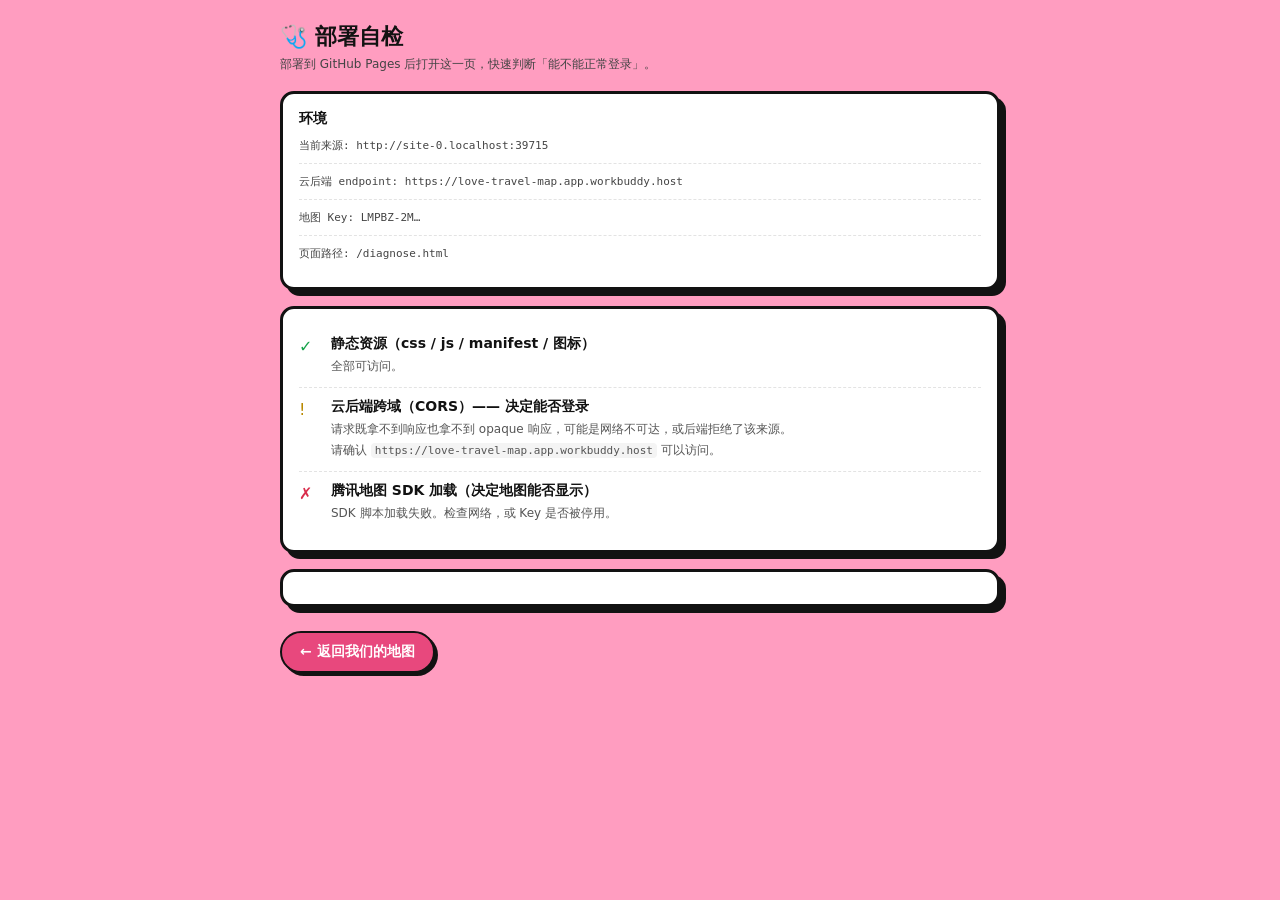
<file: diagnose.html>
<!DOCTYPE html>
<html lang="zh-CN">
<head>
<meta charset="UTF-8">
<meta name="viewport" content="width=device-width, initial-scale=1.0">
<title>部署自检 · 我们的地图</title>
<style>
  :root { --pink:#FF9DC0; --pink-deep:#E8487D; --ink:#121212; --cream:#FFF6F0; --ok:#16a34a; --bad:#d92d4c; --warn:#b98900; }
  * { box-sizing: border-box; }
  body {
    margin:0; padding:22px 14px 60px; background:var(--pink); color:var(--ink);
    font-family:"PingFang SC","Microsoft YaHei",system-ui,sans-serif;
  }
  .wrap { max-width:720px; margin:0 auto; }
  h1 { font-size:22px; margin:0 0 4px; }
  .sub { font-size:12px; color:#444; margin-bottom:18px; }
  .card {
    background:#fff; border:3px solid var(--ink); border-radius:14px;
    box-shadow:6px 6px 0 var(--ink); padding:16px 16px; margin-bottom:16px;
  }
  .row { display:flex; gap:10px; padding:10px 0; border-bottom:1px dashed #e3e3e3; align-items:flex-start; }
  .row:last-child { border-bottom:0; }
  .ico { font-size:16px; width:22px; flex:none; line-height:1.5; }
  .body { flex:1; min-width:0; }
  .name { font-size:14px; font-weight:700; }
  .detail { font-size:12px; color:#555; line-height:1.75; margin-top:3px; word-break:break-all; }
  .detail code { background:#f4f4f4; padding:1px 4px; border-radius:4px; font-size:11px; }
  .tag { font-size:11px; font-weight:700; padding:1px 7px; border-radius:999px; border:1.5px solid currentColor; }
  .ok { color:var(--ok); } .bad { color:var(--bad); } .warn { color:var(--warn); } .run { color:#666; }
  .kv { font-family:ui-monospace,Consolas,monospace; font-size:11px; color:#444; }
  a.back {
    display:inline-block; margin-top:8px; padding:10px 18px; background:var(--pink-deep); color:#fff;
    text-decoration:none; border:2px solid var(--ink); border-radius:999px;
    box-shadow:3px 3px 0 var(--ink); font-weight:700; font-size:14px;
  }
  .advice { font-size:13px; line-height:1.85; }
  .advice b { color:var(--bad); }
</style>
</head>
<body>
<div class="wrap">
  <h1>🩺 部署自检</h1>
  <div class="sub">部署到 GitHub Pages 后打开这一页，快速判断「能不能正常登录」。</div>

  <div class="card" id="env"></div>
  <div class="card" id="tests"></div>
  <div class="card advice" id="advice"></div>

  <a class="back" href="index.html">← 返回我们的地图</a>
</div>

<script src="js/cloud-config.js"></script>
<script src="js/config.js"></script>
<script>
(function () {
  var ENDPOINT = ((window.PUBLIC_CONFIG && window.PUBLIC_CONFIG.endpoint) || '').replace(/\/+$/, '');
  var HOST = location.host;
  var ORIGIN = location.origin;

  function el(tag, cls, html) {
    var e = document.createElement(tag);
    if (cls) e.className = cls;
    if (html != null) e.innerHTML = html;
    return e;
  }

  /* ---------- 环境信息 ---------- */
  var env = document.getElementById('env');
  env.appendChild(el('div', 'name', '环境'));
  [['当前来源', ORIGIN || HOST],
   ['云后端 endpoint', ENDPOINT || '（未配置）'],
   ['地图 Key', (window.APP_MAP_KEY || '').slice(0, 8) + '…'],
   ['页面路径', location.pathname]
  ].forEach(function (p) {
    var r = el('div', 'row');
    r.appendChild(el('div', 'body',
      '<div class="kv">' + esc(p[0]) + ': ' + esc(p[1]) + '</div>'));
    env.appendChild(r);
  });

  function esc(s) {
    return String(s).replace(/[&<>"']/g, function (c) {
      return { '&': '&amp;', '<': '&lt;', '>': '&gt;', '"': '&quot;', "'": '&#39;' }[c];
    });
  }

  var box = document.getElementById('tests');
  var results = {};

  function addTest(id, name) {
    var r = el('div', 'row');
    var ico = el('div', 'ico run', '⏳');
    var body = el('div', 'body');
    body.appendChild(el('div', 'name', name));
    var detail = el('div', 'detail', '检测中…');
    body.appendChild(detail);
    r.appendChild(ico); r.appendChild(body);
    box.appendChild(r);
    results[id] = { ico: ico, detail: detail };
    return function (state, text) {
      var map = { ok: ['✓', 'ok'], bad: ['✗', 'bad'], warn: ['!', 'warn'], run: ['⏳', 'run'] };
      var m = map[state] || map.run;
      ico.textContent = m[0];
      ico.className = 'ico ' + m[1];
      detail.innerHTML = text;
    };
  }

  /* ---------- 1. 静态资源 ---------- */
  var setStatic = addTest('static', '静态资源（css / js / manifest / 图标）');
  var assets = ['css/style.css', 'js/app.js', 'manifest.webmanifest', 'assets/icons/icon-192.png'];
  var bad = [];
  Promise.all(assets.map(function (u) {
    return fetch(u, { method: 'HEAD' })
      .then(function (r) { if (!r.ok) bad.push(u + ' (' + r.status + ')'); })
      .catch(function () { bad.push(u + ' (无法访问)'); });
  })).then(function () {
    if (bad.length === 0) setStatic('ok', '全部可访问。');
    else setStatic('bad', '缺失：<code>' + bad.join('</code>、<code>') + '</code><br>多半是上传时把项目文件夹套了一层，导致 index.html 不在仓库根目录。');
  });

  /* ---------- 2. 云后端 CORS ---------- */
  var setCors = addTest('cors', '云后端跨域（CORS）—— 决定能否登录');
  var probe = ENDPOINT + '/.cloud/health';

  function testCors() {
    if (!ENDPOINT) { setCors('bad', '未读取到 <code>js/cloud-config.js</code> 的 endpoint。'); return; }
    var corsOk = false;
    fetch(probe, { method: 'GET', cache: 'no-store' })
      .then(function () { corsOk = true; })
      .catch(function () { corsOk = false; })
      .then(function () {
        if (corsOk) {
          setCors('ok', '后端已放行 <code>' + esc(ORIGIN) + '</code> 的跨域请求。登录应可正常使用。');
          return;
        }
        // CORS 失败时，用 no-cors 再探一次，区分「网络不通」和「被 CORS 拦」
        return fetch(probe, { method: 'GET', mode: 'no-cors', cache: 'no-store' })
          .then(function () {
            setCors('bad',
              '请求能到达后端，但被浏览器 CORS 拦截。<br>' +
              '原因：后端只允许白名单来源，没有放行 <code>' + esc(ORIGIN) + '</code>。<br>' +
              '<b>这不是前端能修的</b>，需要把该域名加入后端来源白名单，或改用它已放行的域名。');
          })
          .catch(function () {
            setCors('warn',
              '请求既拿不到响应也拿不到 opaque 响应，可能是网络不可达，或后端拒绝了该来源。<br>' +
              '请确认 <code>' + esc(ENDPOINT) + '</code> 可以访问。');
          });
      });
  }
  testCors();

  /* ---------- 3. 腾讯地图 SDK ---------- */
  var setMap = addTest('map', '腾讯地图 SDK 加载（决定地图能否显示）');
  var key = (window.APP_MAP_KEY || '').trim();
  if (!key) {
    setMap('bad', '未配置 <code>APP_MAP_KEY</code>。');
  } else {
    var cbName = '__diagMap' + Date.now();
    var done = false;
    var timer = setTimeout(function () {
      if (done) return; done = true;
      setMap('warn', 'SDK 加载超时（15s）。可能是网络问题，或 Key 的域名白名单未包含 <code>' + esc(HOST) + '</code>。<br>控制台里若出现「来源域名未被授权」，就是白名单问题。');
    }, 15000);
    window[cbName] = function () {
      if (done) return; done = true;
      clearTimeout(timer);
      if (window.TMap) setMap('ok', 'SDK 已就绪，TMap 可用。');
      else setMap('warn', 'SDK 回调触发但 TMap 未挂载。');
    };
    var s = document.createElement('script');
    s.src = 'https://map.qq.com/api/gljs?v=1.exp&key=' + encodeURIComponent(key) + '&callback=' + cbName;
    s.onerror = function () {
      if (done) return; done = true;
      clearTimeout(timer);
      setMap('bad', 'SDK 脚本加载失败。检查网络，或 Key 是否被停用。');
    };
    document.head.appendChild(s);
  }

  /* ---------- 汇总建议 ---------- */
  setTimeout(function () {
    var adv = document.getElementById('advice');
    adv.innerHTML =
      '<b>怎么读这张表</b><br>' +
      '· 三项全 ✓ → 可以直接注册登录使用。<br>' +
      '· 「跨域 CORS」为 ✗ → <b>换域名也没用</b>，必须先让云后端放行 <code>' + esc(ORIGIN) + '</code>；' +
      '否则只能继续用 WorkBuddy 自带域名（路线 A）。<br>' +
      '· 「腾讯地图 SDK」为 ! 或 ✗ → 打开浏览器控制台，若提示「来源域名未被授权」，' +
      '去 <a href="https://lbs.qq.com/console/key.html" target="_blank" rel="noopener">腾讯位置服务控制台</a> ' +
      '把 <code>' + esc(HOST) + '</code> 加入 Key 的域名白名单（约 5 分钟生效）。<br>' +
      '· 「静态资源」为 ✗ → 把 <code>index.html</code> 放到仓库**根目录**，而不是 <code>love-travel-map/</code> 子目录里。';
  }, 16000);
})();
</script>
</body>
</html>
</file>
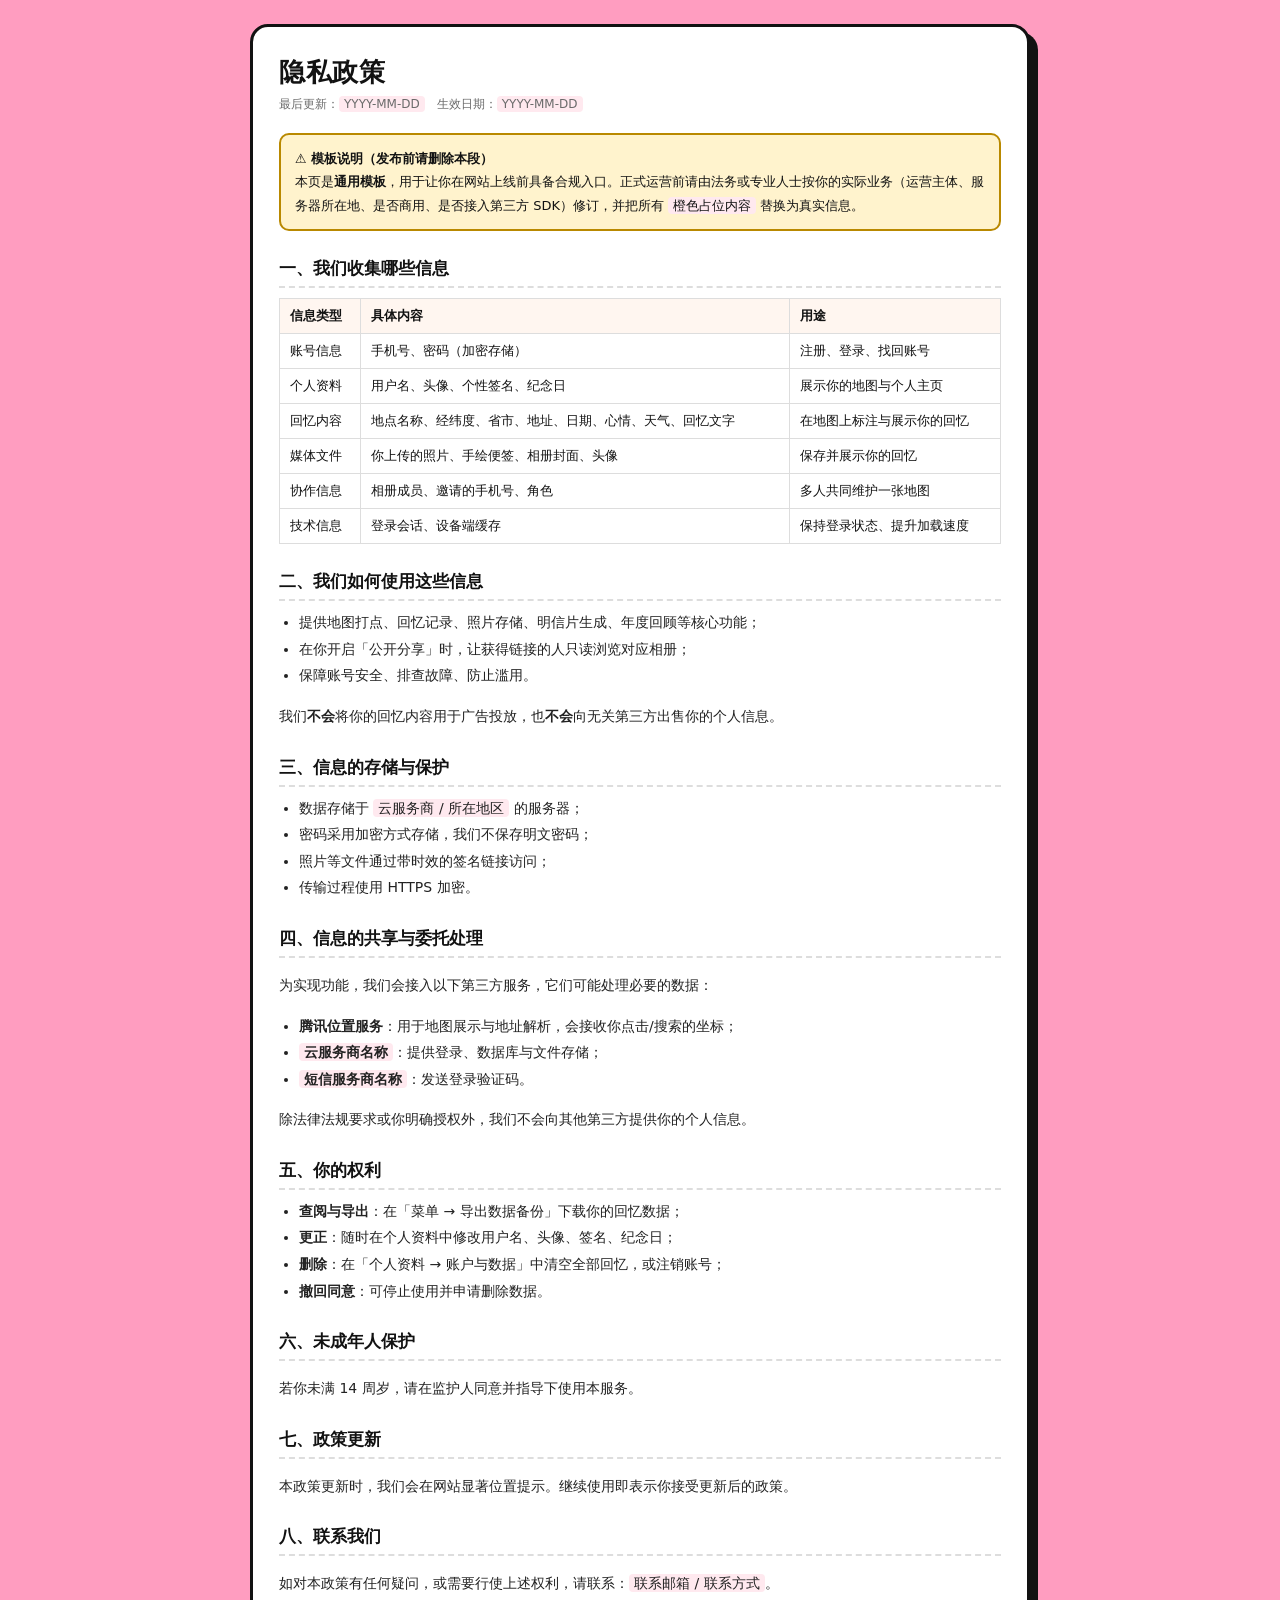
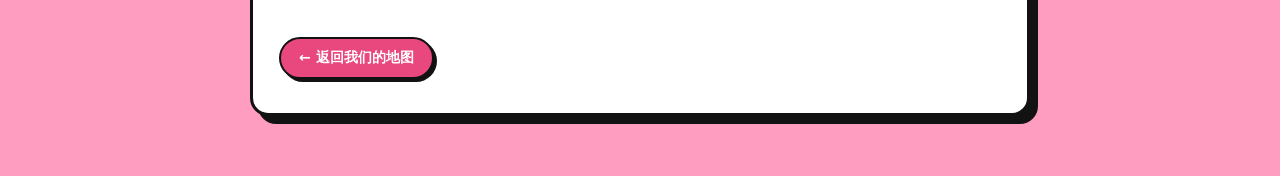
<file: privacy.html>
<!DOCTYPE html>
<html lang="zh-CN">
<head>
<meta charset="UTF-8">
<meta name="viewport" content="width=device-width, initial-scale=1.0">
<title>隐私政策 · 我们的地图</title>
<style>
  :root { --pink:#FF9DC0; --pink-deep:#E8487D; --ink:#121212; --cream:#FFF6F0; --muted:#6b6b6b; }
  * { box-sizing: border-box; }
  body {
    margin: 0; padding: 24px 16px 60px;
    font-family: "PingFang SC","Microsoft YaHei",system-ui,sans-serif;
    background: var(--pink); color: var(--ink);
    -webkit-font-smoothing: antialiased;
  }
  .wrap {
    max-width: 780px; margin: 0 auto; background: #fff;
    border: 3px solid var(--ink); border-radius: 18px;
    box-shadow: 8px 8px 0 var(--ink); padding: 28px 26px 34px;
  }
  h1 { margin: 0 0 6px; font-size: 26px; letter-spacing: .02em; }
  .meta { font-size: 12px; color: var(--muted); margin-bottom: 20px; }
  .notice {
    background: #FFF3CD; border: 2px solid #B98900; border-radius: 10px;
    padding: 12px 14px; font-size: 13px; line-height: 1.8; margin-bottom: 22px;
  }
  h2 { font-size: 17px; margin: 26px 0 8px; padding-bottom: 6px; border-bottom: 2px dashed #ddd; }
  p, li { font-size: 14px; line-height: 1.9; color: #222; }
  ul { padding-left: 20px; margin: 8px 0; }
  table { width: 100%; border-collapse: collapse; margin: 10px 0; font-size: 13px; }
  th, td { border: 1px solid #ddd; padding: 8px 10px; text-align: left; vertical-align: top; }
  th { background: var(--cream); }
  .back {
    display: inline-block; margin-top: 26px; padding: 10px 18px;
    background: var(--pink-deep); color: #fff; text-decoration: none;
    border: 2px solid var(--ink); border-radius: 999px; box-shadow: 3px 3px 0 var(--ink);
    font-weight: 700; font-size: 14px;
  }
  .placeholder { background: #ffe9ef; padding: 1px 5px; border-radius: 4px; }
</style>
</head>
<body>
<div class="wrap">
  <h1>隐私政策</h1>
  <div class="meta">最后更新：<span class="placeholder">YYYY-MM-DD</span>　生效日期：<span class="placeholder">YYYY-MM-DD</span></div>

  <div class="notice">
    <b>⚠️ 模板说明（发布前请删除本段）</b><br>
    本页是<b>通用模板</b>，用于让你在网站上线前具备合规入口。正式运营前请由法务或专业人士按你的实际业务（运营主体、服务器所在地、是否商用、是否接入第三方 SDK）修订，并把所有 <span class="placeholder">橙色占位内容</span> 替换为真实信息。
  </div>

  <h2>一、我们收集哪些信息</h2>
  <table>
    <tr><th>信息类型</th><th>具体内容</th><th>用途</th></tr>
    <tr><td>账号信息</td><td>手机号、密码（加密存储）</td><td>注册、登录、找回账号</td></tr>
    <tr><td>个人资料</td><td>用户名、头像、个性签名、纪念日</td><td>展示你的地图与个人主页</td></tr>
    <tr><td>回忆内容</td><td>地点名称、经纬度、省市、地址、日期、心情、天气、回忆文字</td><td>在地图上标注与展示你的回忆</td></tr>
    <tr><td>媒体文件</td><td>你上传的照片、手绘便签、相册封面、头像</td><td>保存并展示你的回忆</td></tr>
    <tr><td>协作信息</td><td>相册成员、邀请的手机号、角色</td><td>多人共同维护一张地图</td></tr>
    <tr><td>技术信息</td><td>登录会话、设备端缓存</td><td>保持登录状态、提升加载速度</td></tr>
  </table>

  <h2>二、我们如何使用这些信息</h2>
  <ul>
    <li>提供地图打点、回忆记录、照片存储、明信片生成、年度回顾等核心功能；</li>
    <li>在你开启「公开分享」时，让获得链接的人只读浏览对应相册；</li>
    <li>保障账号安全、排查故障、防止滥用。</li>
  </ul>
  <p>我们<b>不会</b>将你的回忆内容用于广告投放，也<b>不会</b>向无关第三方出售你的个人信息。</p>

  <h2>三、信息的存储与保护</h2>
  <ul>
    <li>数据存储于 <span class="placeholder">云服务商 / 所在地区</span> 的服务器；</li>
    <li>密码采用加密方式存储，我们不保存明文密码；</li>
    <li>照片等文件通过带时效的签名链接访问；</li>
    <li>传输过程使用 HTTPS 加密。</li>
  </ul>

  <h2>四、信息的共享与委托处理</h2>
  <p>为实现功能，我们会接入以下第三方服务，它们可能处理必要的数据：</p>
  <ul>
    <li><b>腾讯位置服务</b>：用于地图展示与地址解析，会接收你点击/搜索的坐标；</li>
    <li><b><span class="placeholder">云服务商名称</span></b>：提供登录、数据库与文件存储；</li>
    <li><b><span class="placeholder">短信服务商名称</span></b>：发送登录验证码。</li>
  </ul>
  <p>除法律法规要求或你明确授权外，我们不会向其他第三方提供你的个人信息。</p>

  <h2>五、你的权利</h2>
  <ul>
    <li><b>查阅与导出</b>：在「菜单 → 导出数据备份」下载你的回忆数据；</li>
    <li><b>更正</b>：随时在个人资料中修改用户名、头像、签名、纪念日；</li>
    <li><b>删除</b>：在「个人资料 → 账户与数据」中清空全部回忆，或注销账号；</li>
    <li><b>撤回同意</b>：可停止使用并申请删除数据。</li>
  </ul>

  <h2>六、未成年人保护</h2>
  <p>若你未满 14 周岁，请在监护人同意并指导下使用本服务。</p>

  <h2>七、政策更新</h2>
  <p>本政策更新时，我们会在网站显著位置提示。继续使用即表示你接受更新后的政策。</p>

  <h2>八、联系我们</h2>
  <p>如对本政策有任何疑问，或需要行使上述权利，请联系：<span class="placeholder">联系邮箱 / 联系方式</span>。</p>

  <a class="back" href="index.html">← 返回我们的地图</a>
</div>
</body>
</html>
</file>
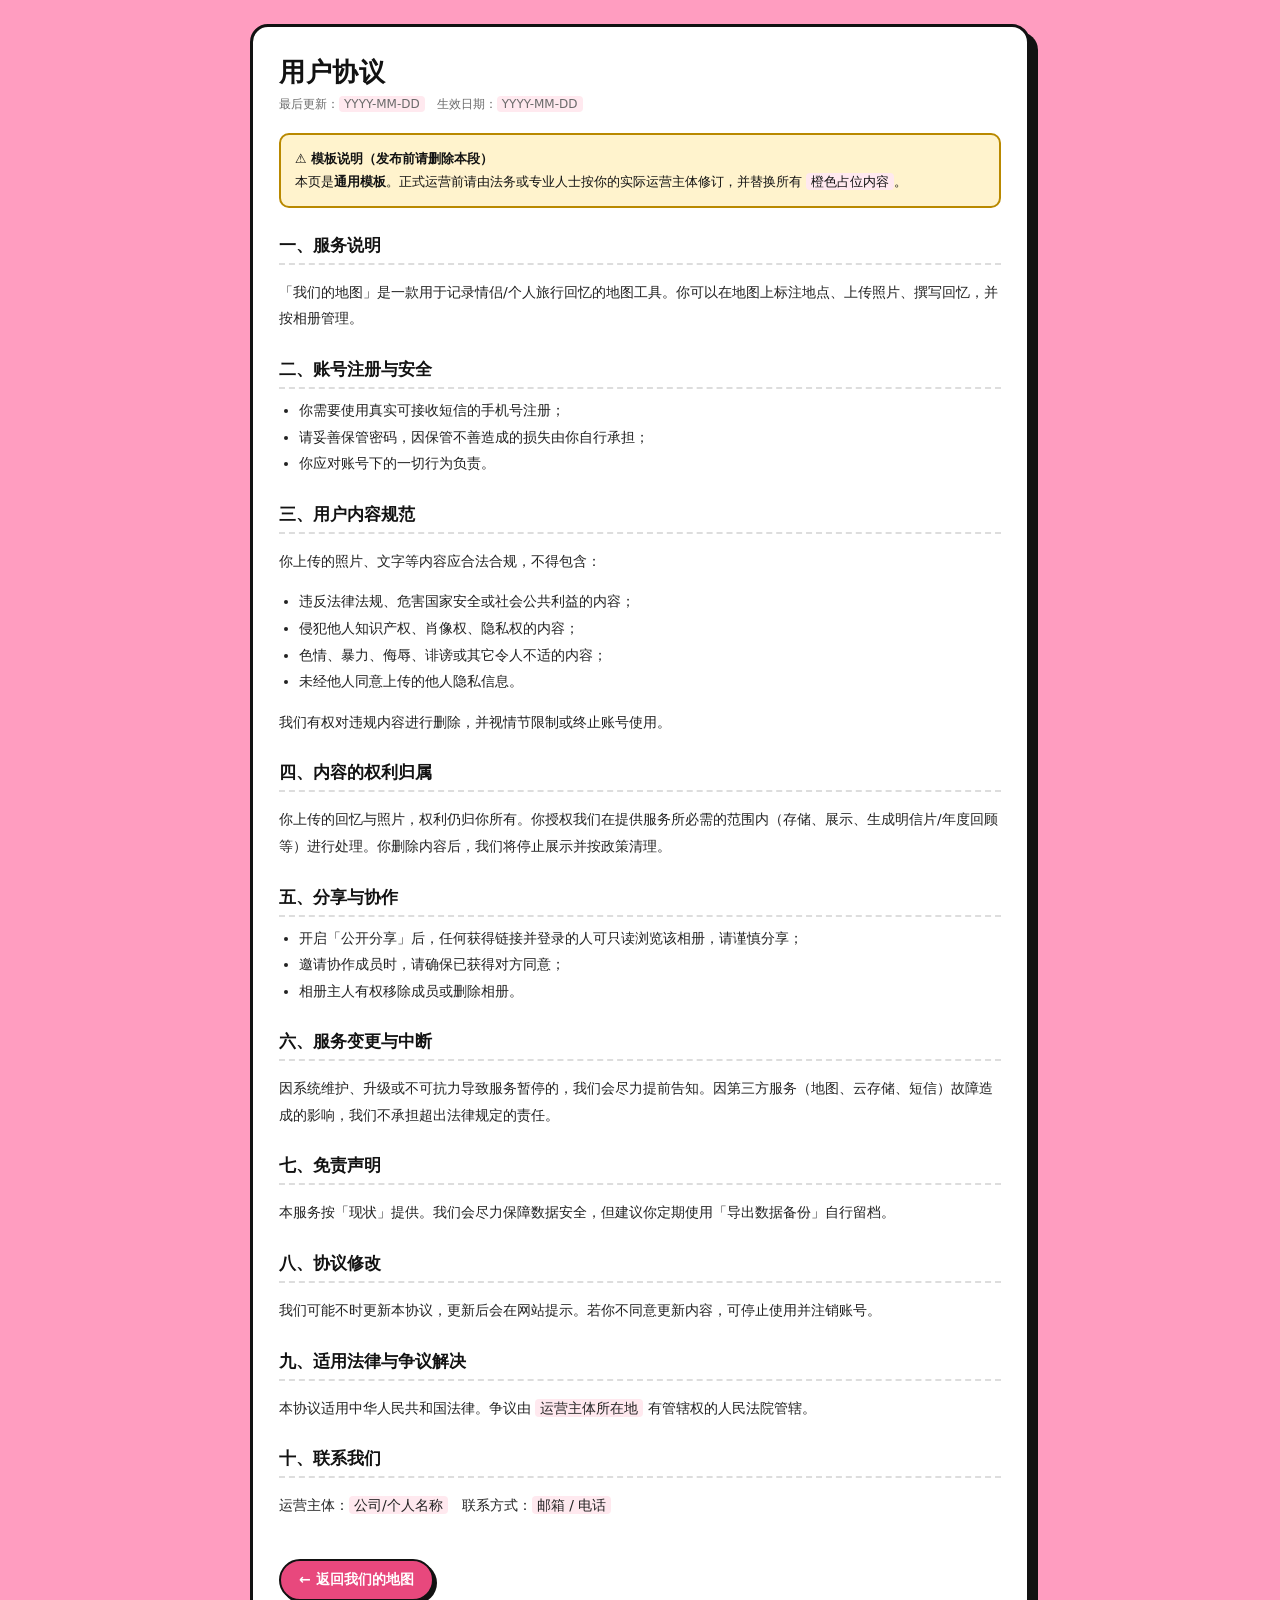
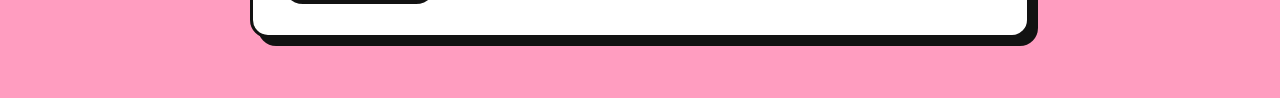
<file: terms.html>
<!DOCTYPE html>
<html lang="zh-CN">
<head>
<meta charset="UTF-8">
<meta name="viewport" content="width=device-width, initial-scale=1.0">
<title>用户协议 · 我们的地图</title>
<style>
  :root { --pink:#FF9DC0; --pink-deep:#E8487D; --ink:#121212; --cream:#FFF6F0; --muted:#6b6b6b; }
  * { box-sizing: border-box; }
  body {
    margin: 0; padding: 24px 16px 60px;
    font-family: "PingFang SC","Microsoft YaHei",system-ui,sans-serif;
    background: var(--pink); color: var(--ink);
    -webkit-font-smoothing: antialiased;
  }
  .wrap {
    max-width: 780px; margin: 0 auto; background: #fff;
    border: 3px solid var(--ink); border-radius: 18px;
    box-shadow: 8px 8px 0 var(--ink); padding: 28px 26px 34px;
  }
  h1 { margin: 0 0 6px; font-size: 26px; letter-spacing: .02em; }
  .meta { font-size: 12px; color: var(--muted); margin-bottom: 20px; }
  .notice {
    background: #FFF3CD; border: 2px solid #B98900; border-radius: 10px;
    padding: 12px 14px; font-size: 13px; line-height: 1.8; margin-bottom: 22px;
  }
  h2 { font-size: 17px; margin: 26px 0 8px; padding-bottom: 6px; border-bottom: 2px dashed #ddd; }
  p, li { font-size: 14px; line-height: 1.9; color: #222; }
  ul { padding-left: 20px; margin: 8px 0; }
  .back {
    display: inline-block; margin-top: 26px; padding: 10px 18px;
    background: var(--pink-deep); color: #fff; text-decoration: none;
    border: 2px solid var(--ink); border-radius: 999px; box-shadow: 3px 3px 0 var(--ink);
    font-weight: 700; font-size: 14px;
  }
  .placeholder { background: #ffe9ef; padding: 1px 5px; border-radius: 4px; }
</style>
</head>
<body>
<div class="wrap">
  <h1>用户协议</h1>
  <div class="meta">最后更新：<span class="placeholder">YYYY-MM-DD</span>　生效日期：<span class="placeholder">YYYY-MM-DD</span></div>

  <div class="notice">
    <b>⚠️ 模板说明（发布前请删除本段）</b><br>
    本页是<b>通用模板</b>。正式运营前请由法务或专业人士按你的实际运营主体修订，并替换所有 <span class="placeholder">橙色占位内容</span>。
  </div>

  <h2>一、服务说明</h2>
  <p>「我们的地图」是一款用于记录情侣/个人旅行回忆的地图工具。你可以在地图上标注地点、上传照片、撰写回忆，并按相册管理。</p>

  <h2>二、账号注册与安全</h2>
  <ul>
    <li>你需要使用真实可接收短信的手机号注册；</li>
    <li>请妥善保管密码，因保管不善造成的损失由你自行承担；</li>
    <li>你应对账号下的一切行为负责。</li>
  </ul>

  <h2>三、用户内容规范</h2>
  <p>你上传的照片、文字等内容应合法合规，不得包含：</p>
  <ul>
    <li>违反法律法规、危害国家安全或社会公共利益的内容；</li>
    <li>侵犯他人知识产权、肖像权、隐私权的内容；</li>
    <li>色情、暴力、侮辱、诽谤或其它令人不适的内容；</li>
    <li>未经他人同意上传的他人隐私信息。</li>
  </ul>
  <p>我们有权对违规内容进行删除，并视情节限制或终止账号使用。</p>

  <h2>四、内容的权利归属</h2>
  <p>你上传的回忆与照片，权利仍归你所有。你授权我们在提供服务所必需的范围内（存储、展示、生成明信片/年度回顾等）进行处理。你删除内容后，我们将停止展示并按政策清理。</p>

  <h2>五、分享与协作</h2>
  <ul>
    <li>开启「公开分享」后，任何获得链接并登录的人可只读浏览该相册，请谨慎分享；</li>
    <li>邀请协作成员时，请确保已获得对方同意；</li>
    <li>相册主人有权移除成员或删除相册。</li>
  </ul>

  <h2>六、服务变更与中断</h2>
  <p>因系统维护、升级或不可抗力导致服务暂停的，我们会尽力提前告知。因第三方服务（地图、云存储、短信）故障造成的影响，我们不承担超出法律规定的责任。</p>

  <h2>七、免责声明</h2>
  <p>本服务按「现状」提供。我们会尽力保障数据安全，但建议你定期使用「导出数据备份」自行留档。</p>

  <h2>八、协议修改</h2>
  <p>我们可能不时更新本协议，更新后会在网站提示。若你不同意更新内容，可停止使用并注销账号。</p>

  <h2>九、适用法律与争议解决</h2>
  <p>本协议适用中华人民共和国法律。争议由 <span class="placeholder">运营主体所在地</span> 有管辖权的人民法院管辖。</p>

  <h2>十、联系我们</h2>
  <p>运营主体：<span class="placeholder">公司/个人名称</span>　联系方式：<span class="placeholder">邮箱 / 电话</span></p>

  <a class="back" href="index.html">← 返回我们的地图</a>
</div>
</body>
</html>
</file>
